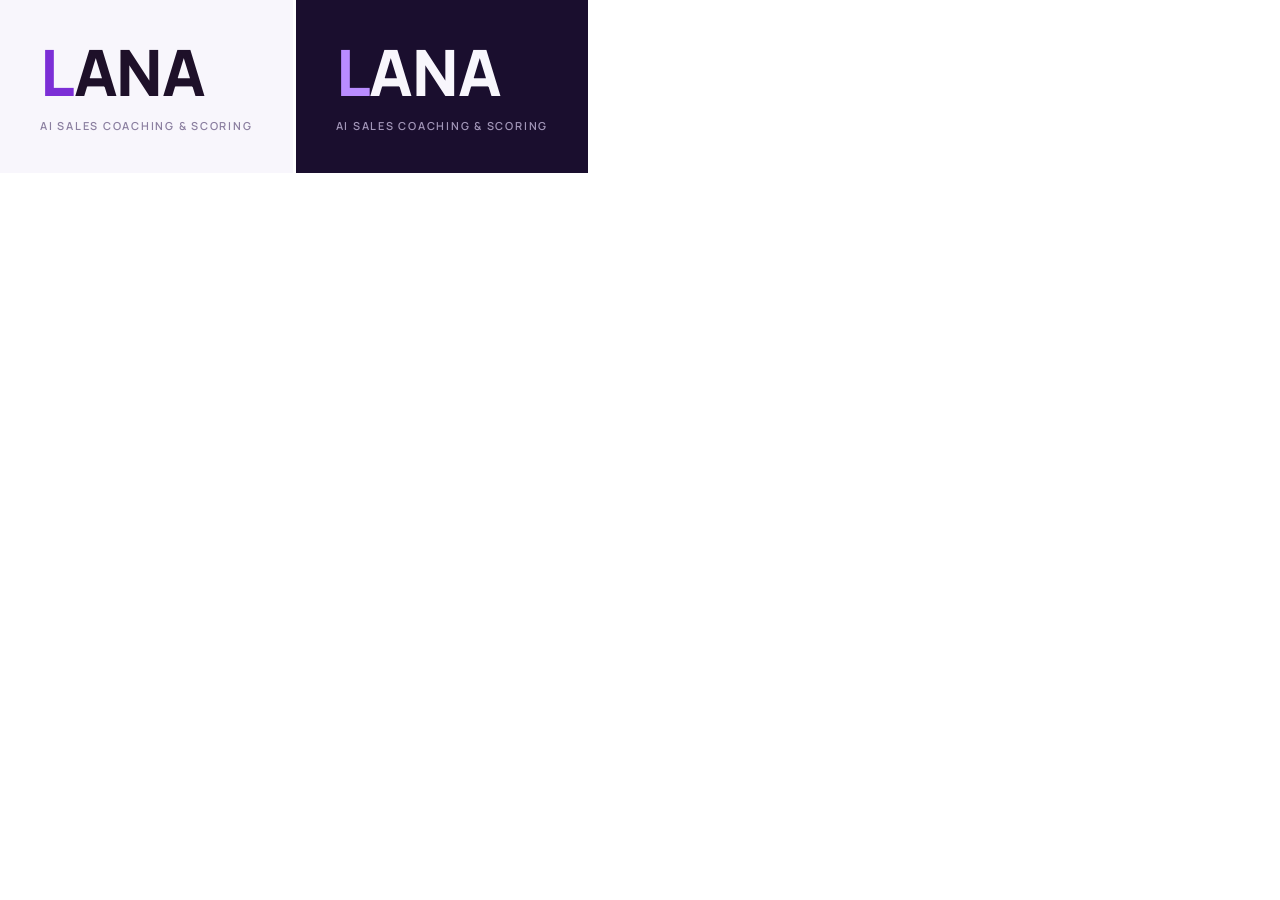
<file: brand/lana/lockup.html>
<!doctype html>
<html lang="en">
<head>
<meta charset="utf-8">
<title>LANA Wordmark</title>
<link rel="preconnect" href="https://fonts.googleapis.com">
<link href="https://fonts.googleapis.com/css2?family=Manrope:wght@600;800&display=swap" rel="stylesheet">
<style>
  body { margin: 0; font-family: 'Manrope', system-ui, sans-serif; }
  .lana-lockup { display: inline-flex; flex-direction: column; align-items: flex-start; gap: 14px; padding: 40px; }
  .lana-lockup.light { background: #F8F6FC; }
  .lana-lockup.dark  { background: #1A0E2E; }
  .lana-word { display: flex; align-items: baseline; font-size: 64px; font-weight: 800; letter-spacing: -0.02em; line-height: 1; }
  .light .l { color: #7C2FD6; }
  .dark  .l { color: #B98CFF; }
  .light .ana { color: #1E1029; }
  .dark  .ana { color: #F8F6FC; }
  .lana-tagline { font-size: 11px; font-weight: 600; letter-spacing: 0.16em; text-transform: uppercase; }
  .light .lana-tagline { color: #8B7FA0; }
  .dark  .lana-tagline { color: #A296B8; }
</style>
</head>
<body>
  <div class="lana-lockup light">
    <div class="lana-word"><span class="l">L</span><span class="ana">ANA</span></div>
    <div class="lana-tagline">AI Sales Coaching &amp; Scoring</div>
  </div>
  <div class="lana-lockup dark">
    <div class="lana-word"><span class="l">L</span><span class="ana">ANA</span></div>
    <div class="lana-tagline">AI Sales Coaching &amp; Scoring</div>
  </div>
</body>
</html>
</file>
